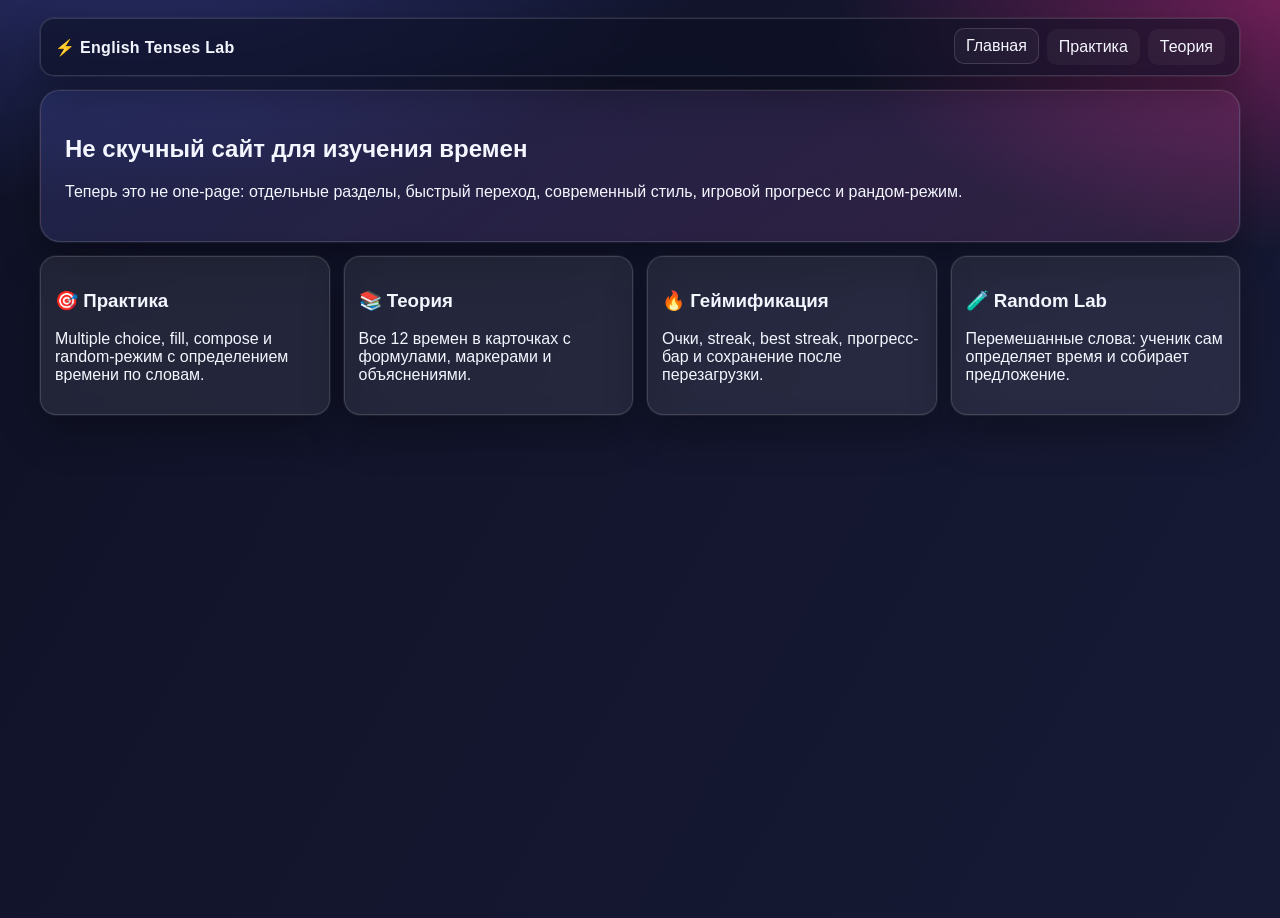
<file: index.html>
<!doctype html>
<html lang="ru">
<head>
  <meta charset="UTF-8" />
  <meta name="viewport" content="width=device-width, initial-scale=1.0" />
  <title>English Tenses — Hub</title>
  <link rel="stylesheet" href="css/styles.css" />
</head>
<body>
  <main class="container">
    <header class="topbar">
      <div class="brand">⚡ English Tenses Lab</div>
      <nav class="nav">
        <a class="active" href="index.html">Главная</a>
        <a href="practice.html">Практика</a>
        <a href="theory.html">Теория</a>
      </nav>
    </header>

    <section class="hero">
      <h1>Не скучный сайт для изучения времен</h1>
      <p>Теперь это не one-page: отдельные разделы, быстрый переход, современный стиль, игровой прогресс и рандом-режим.</p>
    </section>

    <section class="grid cards">
      <a class="card" href="practice.html">
        <h3>🎯 Практика</h3>
        <p>Multiple choice, fill, compose и random-режим с определением времени по словам.</p>
      </a>
      <a class="card" href="theory.html">
        <h3>📚 Теория</h3>
        <p>Все 12 времен в карточках с формулами, маркерами и объяснениями.</p>
      </a>
      <a class="card" href="practice.html">
        <h3>🔥 Геймификация</h3>
        <p>Очки, streak, best streak, прогресс-бар и сохранение после перезагрузки.</p>
      </a>
      <a class="card" href="practice.html">
        <h3>🧪 Random Lab</h3>
        <p>Перемешанные слова: ученик сам определяет время и собирает предложение.</p>
      </a>
    </section>
  </main>
</body>
</html>
</file>
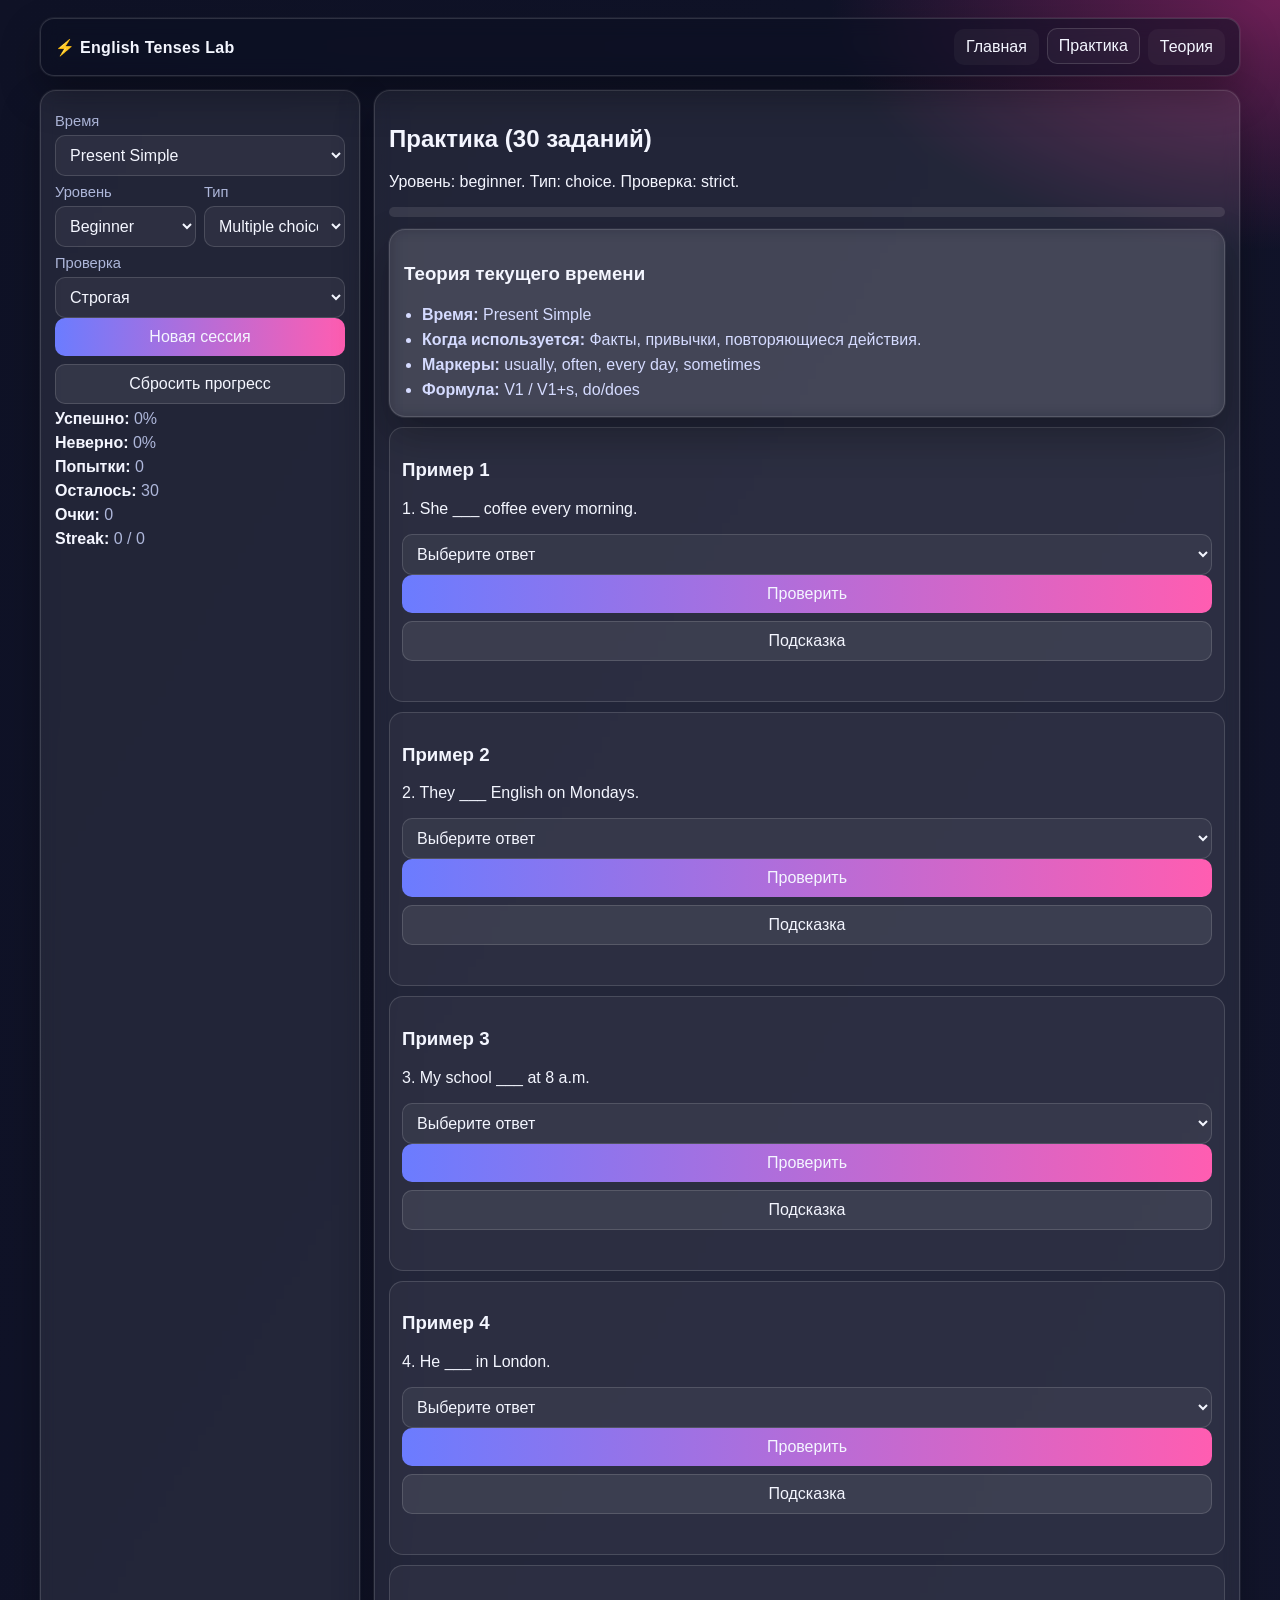
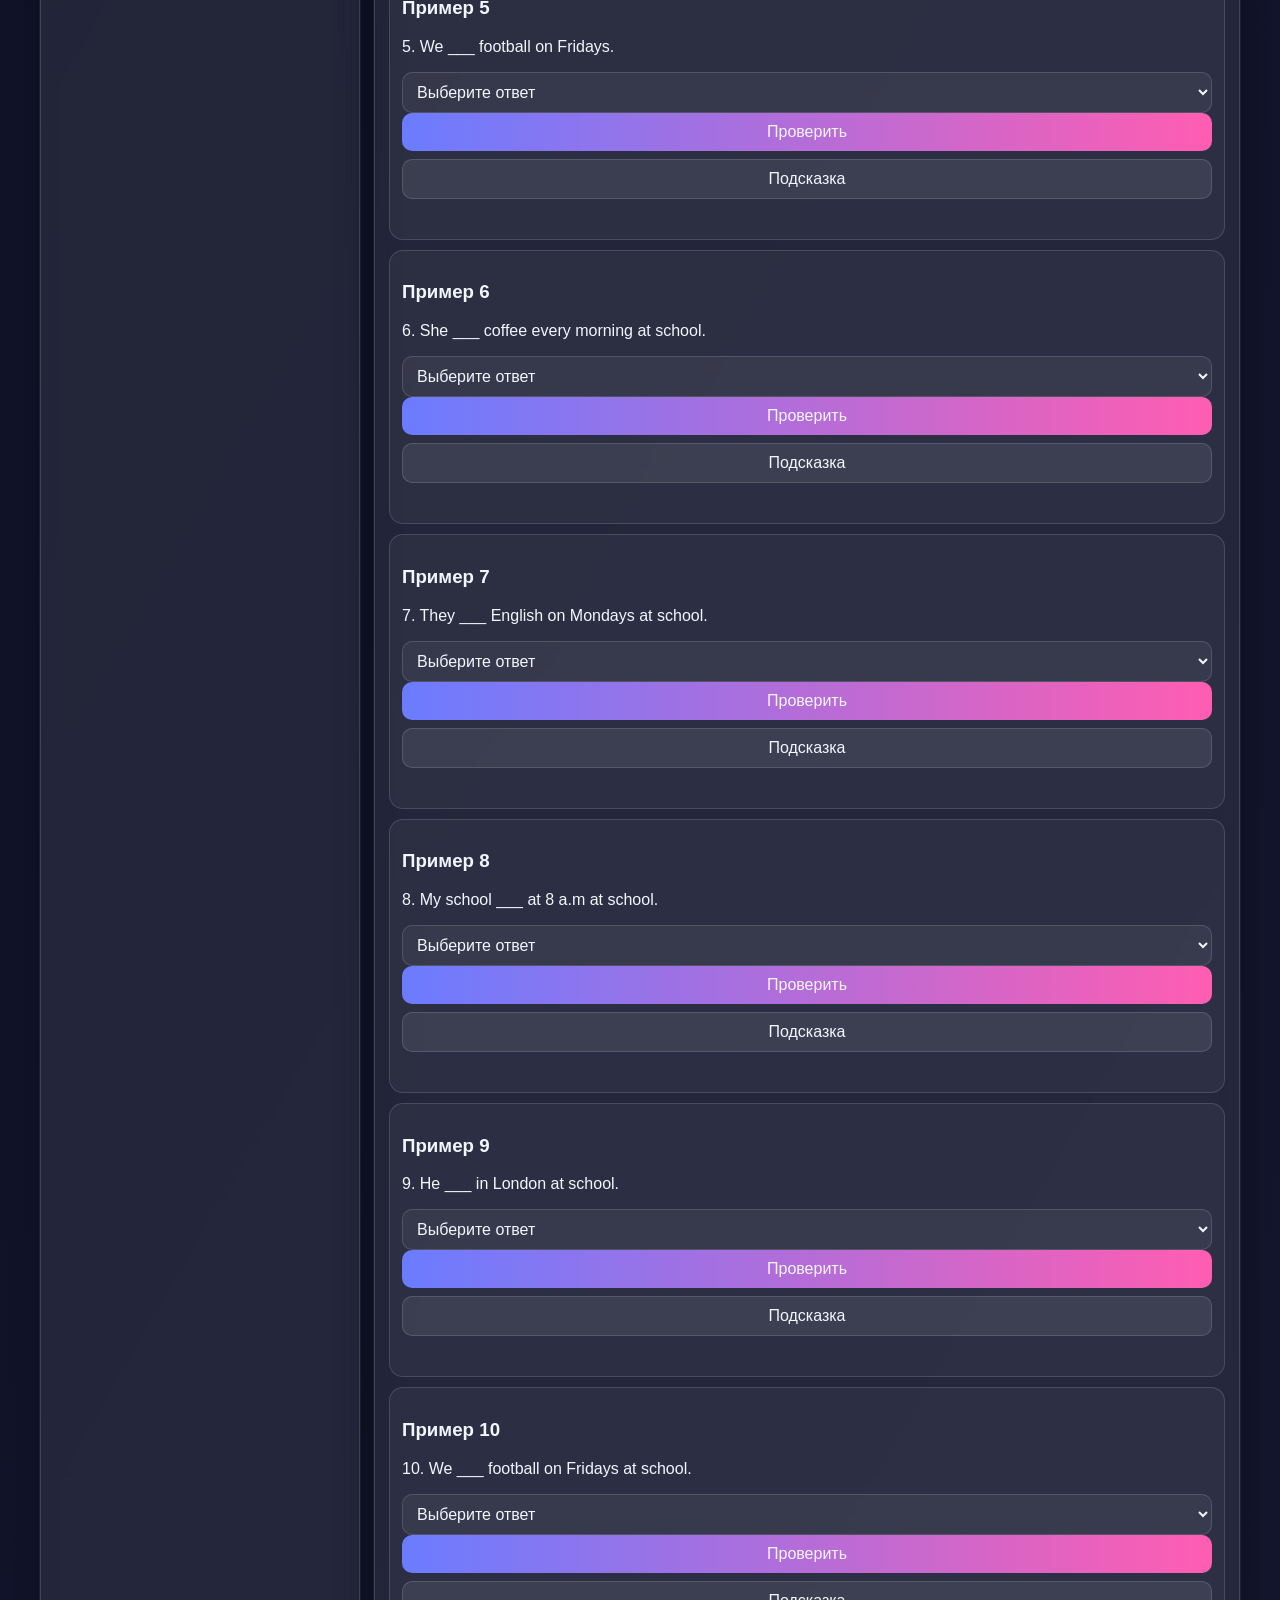
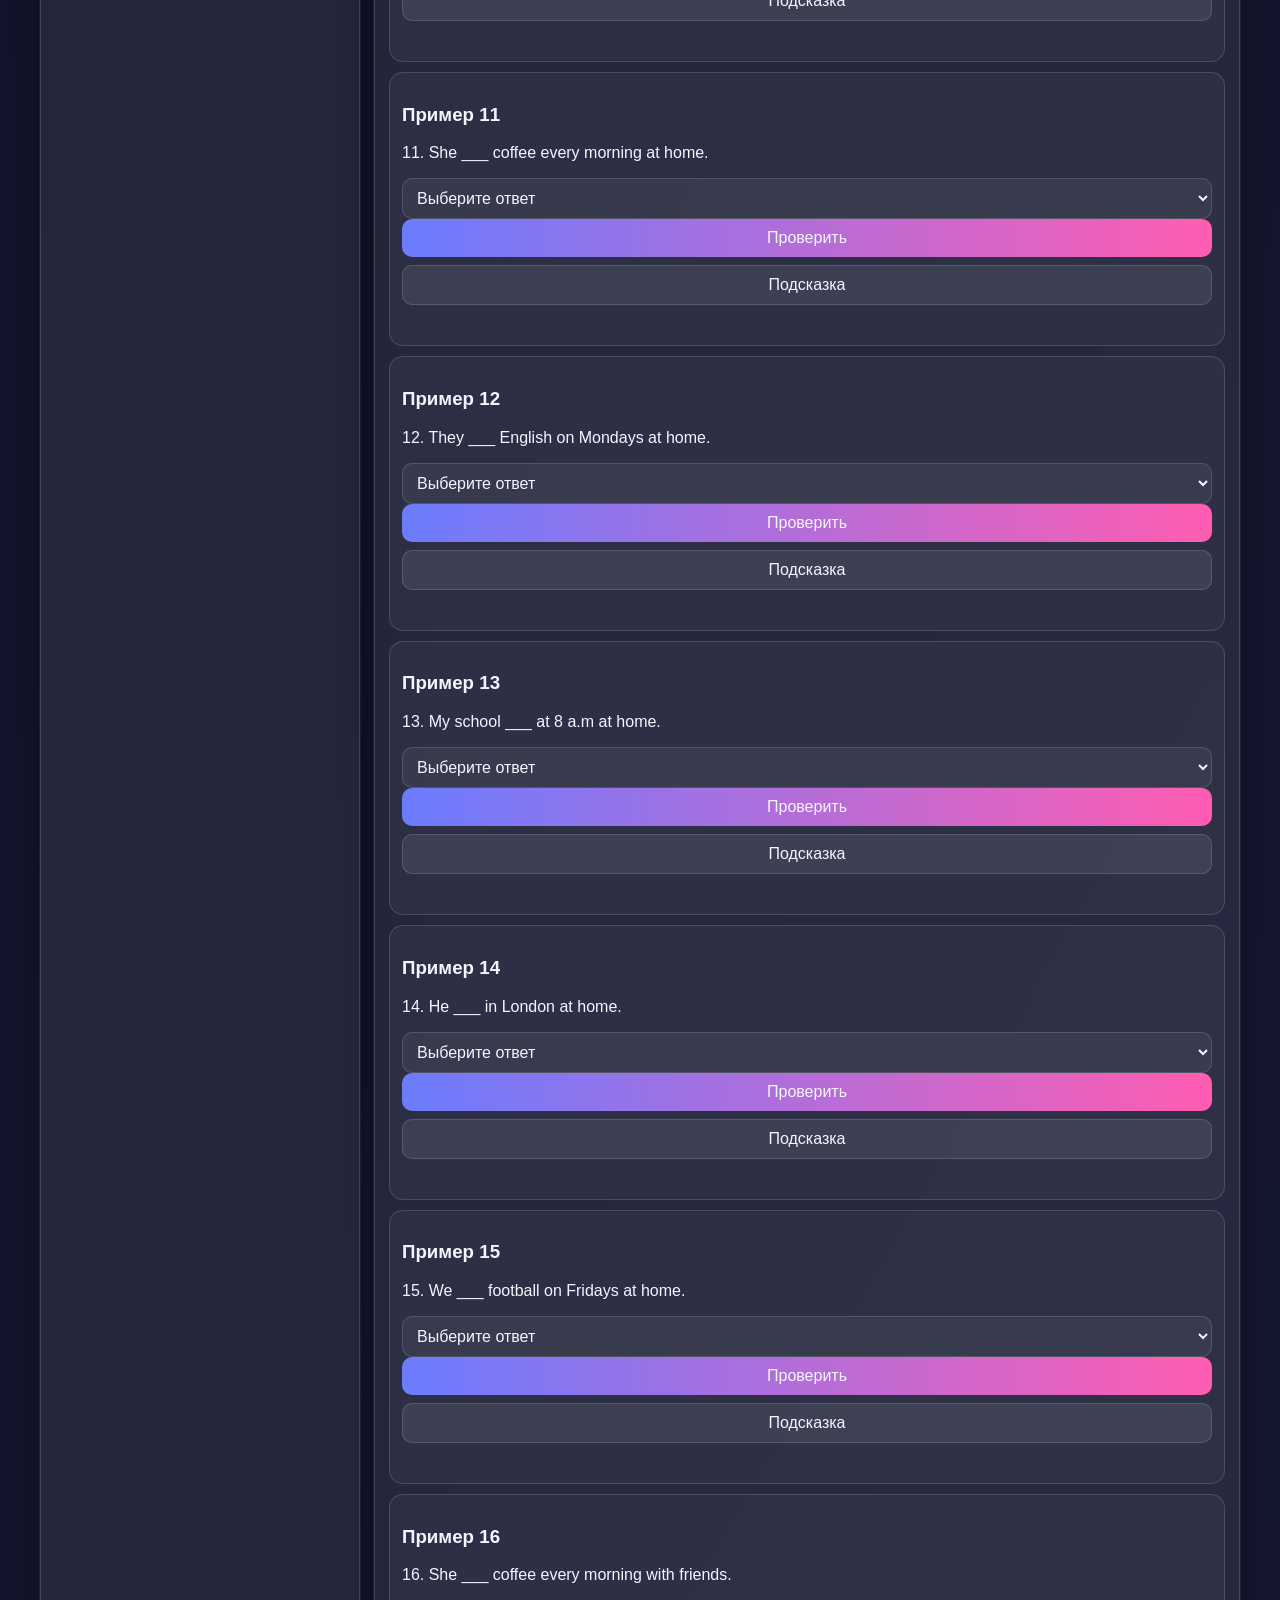
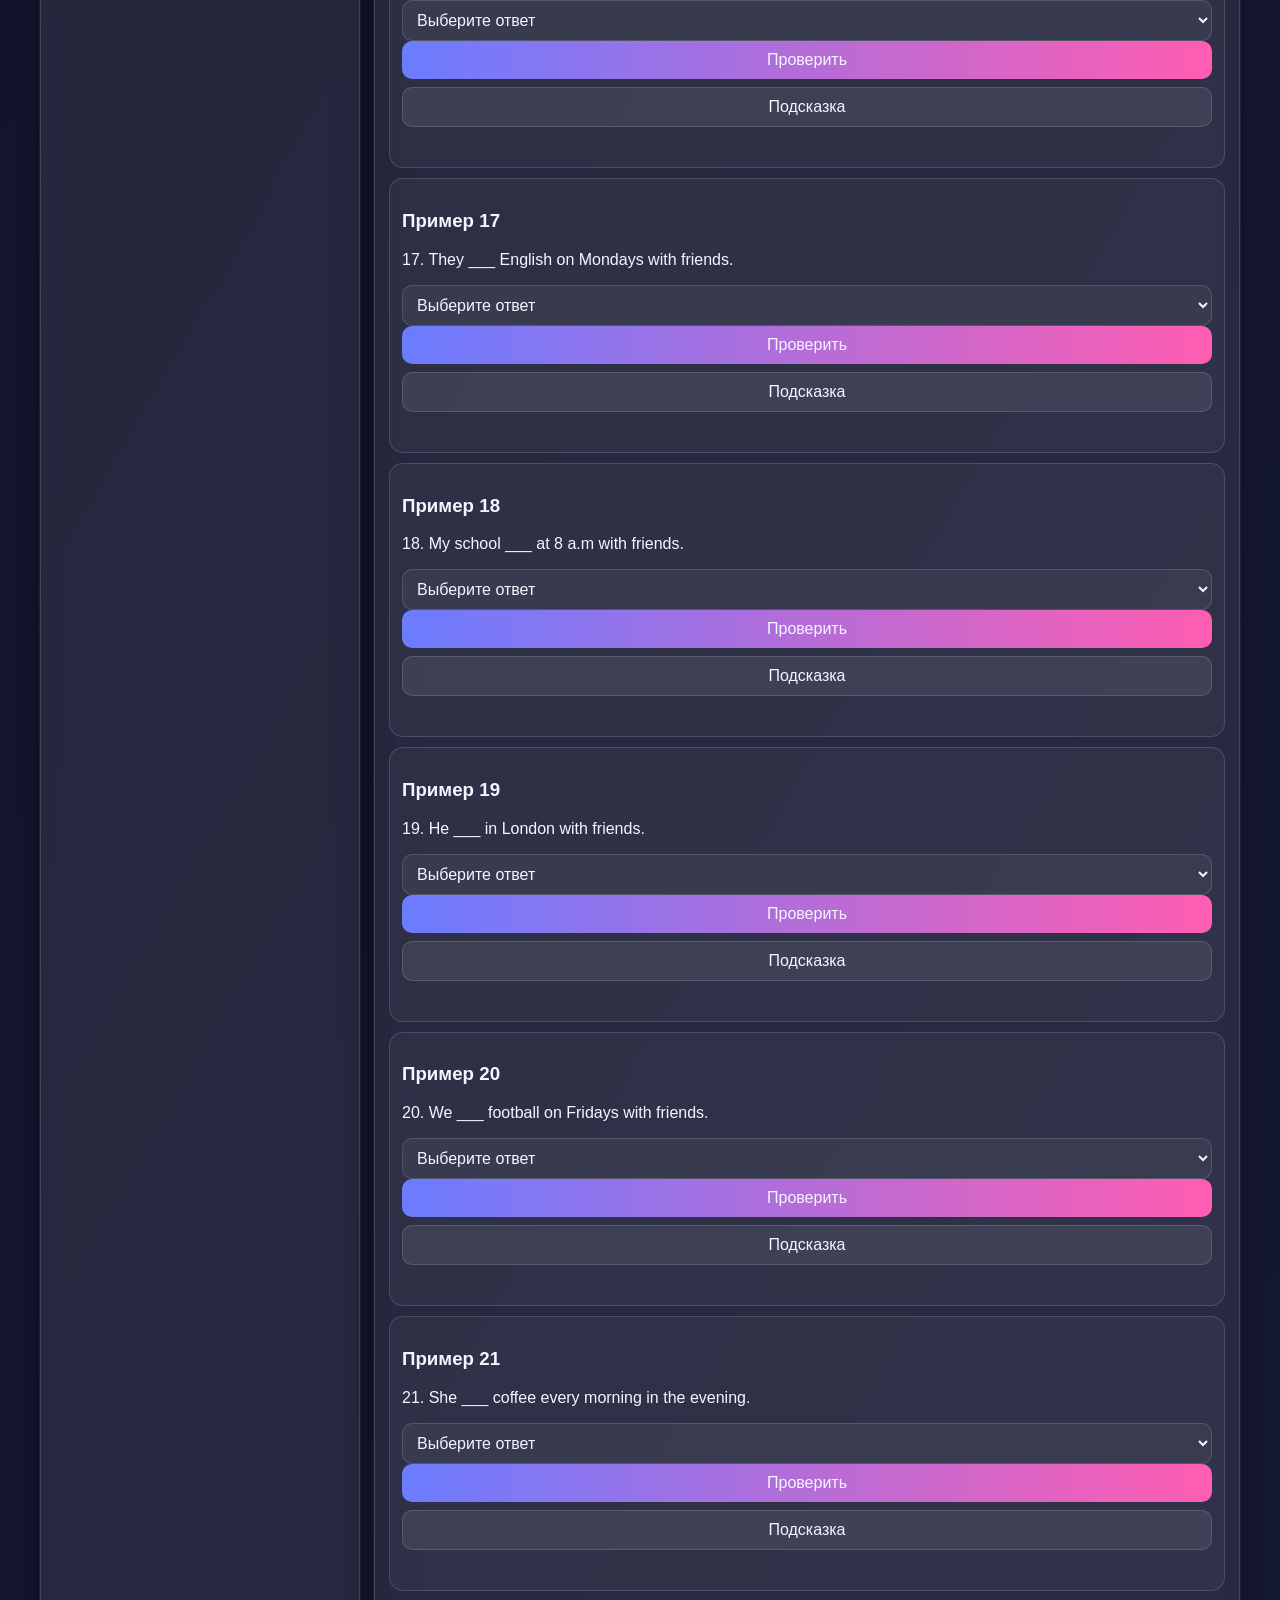
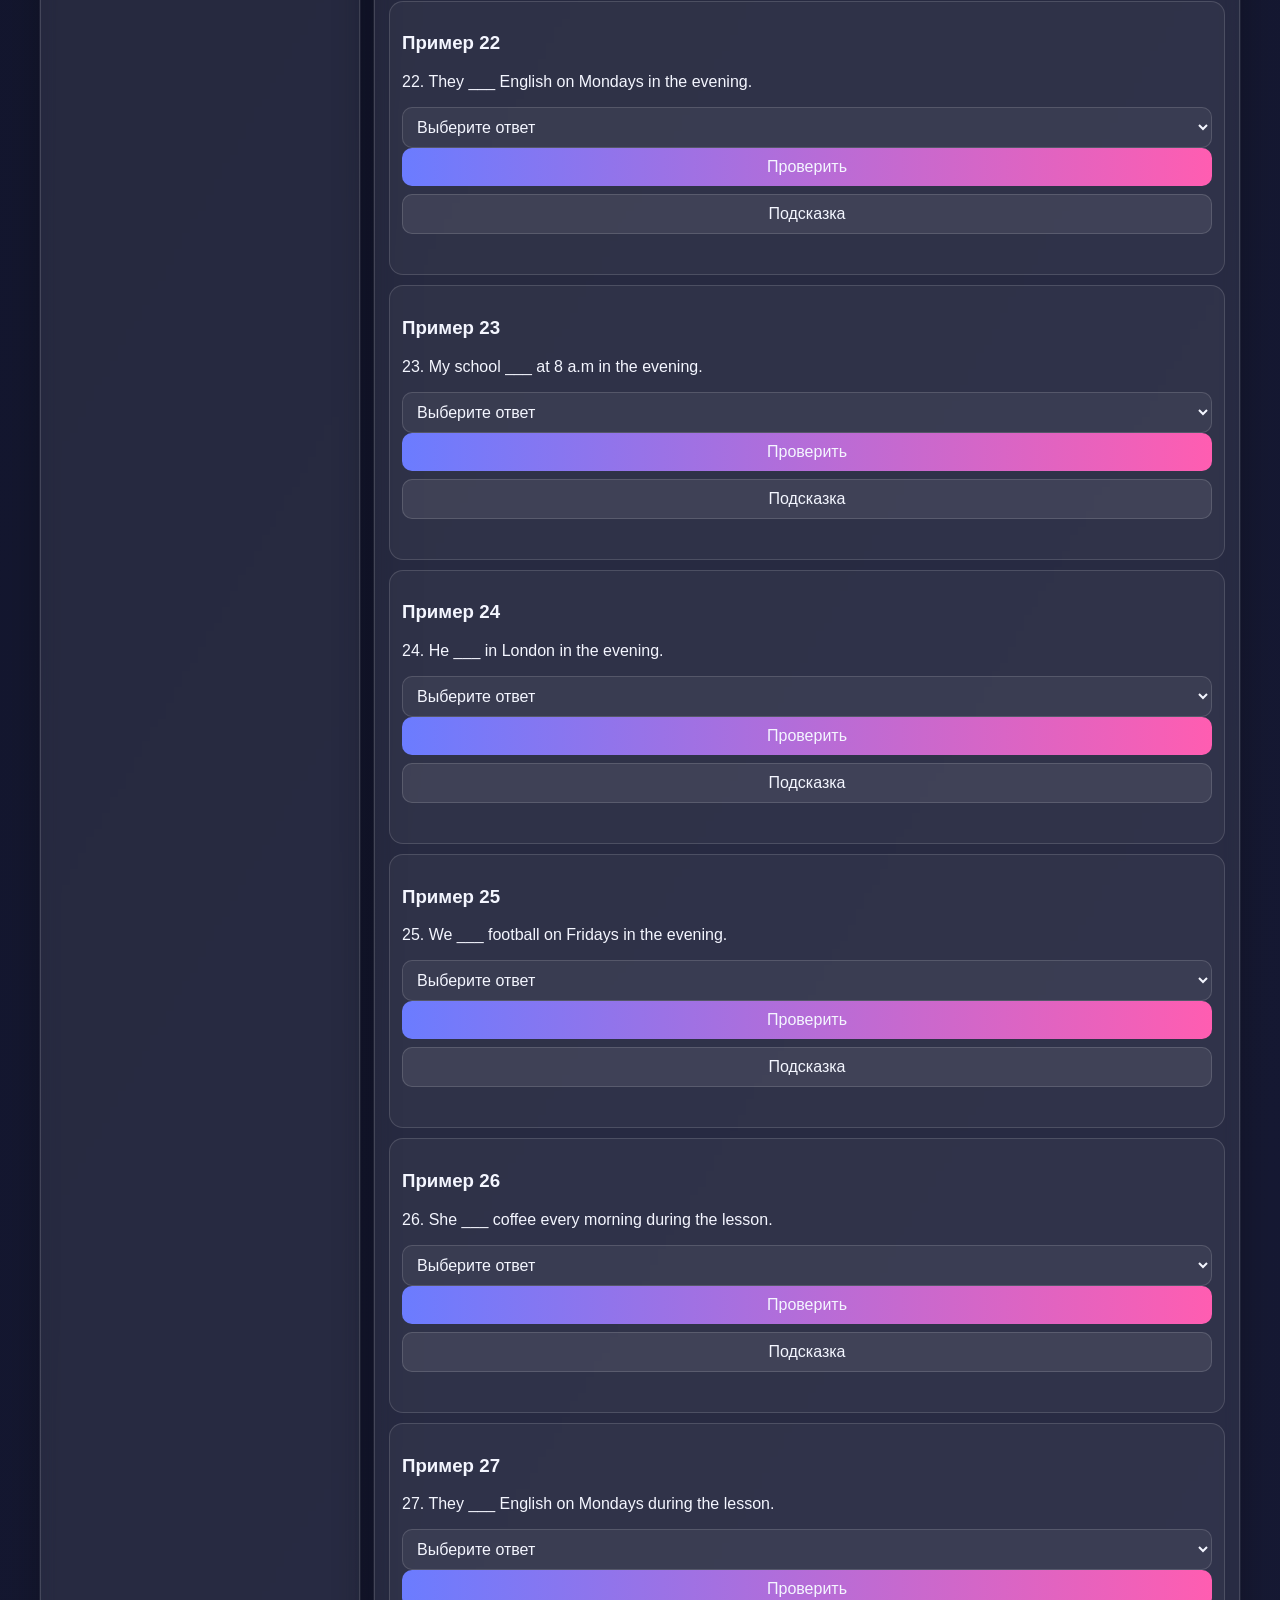
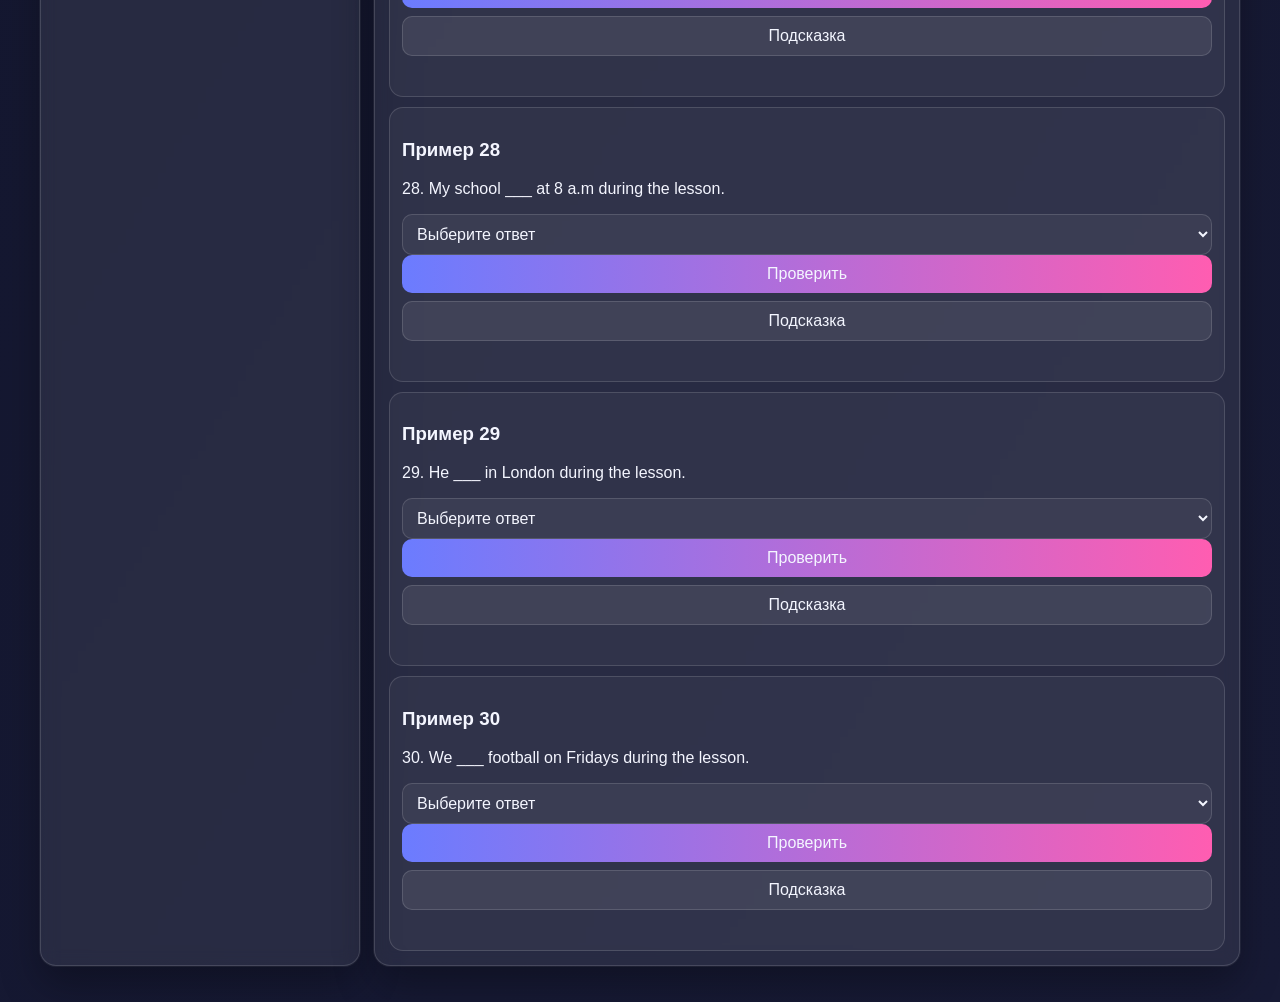
<file: practice.html>
<!doctype html>
<html lang="ru">
<head>
  <meta charset="UTF-8" />
  <meta name="viewport" content="width=device-width, initial-scale=1.0" />
  <title>English Tenses — Practice</title>
  <link rel="stylesheet" href="css/styles.css" />
</head>
<body>
  <main class="container">
    <header class="topbar">
      <div class="brand">⚡ English Tenses Lab</div>
      <nav class="nav">
        <a href="index.html">Главная</a>
        <a class="active" href="practice.html">Практика</a>
        <a href="theory.html">Теория</a>
      </nav>
    </header>

    <section class="layout">
      <aside class="panel">
        <label for="tenseSelect">Время</label>
        <select id="tenseSelect"></select>

        <div class="inline-2">
          <div>
            <label for="levelSelect">Уровень</label>
            <select id="levelSelect">
              <option value="beginner">Beginner</option>
              <option value="intermediate">Intermediate</option>
            </select>
          </div>
          <div>
            <label for="taskTypeSelect">Тип</label>
            <select id="taskTypeSelect">
              <option value="choice">Multiple choice</option>
              <option value="fill">Fill</option>
              <option value="compose">Compose</option>
              <option value="random">Random</option>
            </select>
          </div>
        </div>

        <label for="checkModeSelect">Проверка</label>
        <select id="checkModeSelect">
          <option value="strict">Строгая</option>
          <option value="letters">По буквам</option>
        </select>

        <button id="loadBtn" type="button">Новая сессия</button>
        <button id="resetBtn" type="button" class="ghost">Сбросить прогресс</button>

        <section class="stats">
          <p><strong>Успешно:</strong> <span id="successPct">0%</span></p>
          <p><strong>Неверно:</strong> <span id="failurePct">0%</span></p>
          <p><strong>Попытки:</strong> <span id="attempts">0</span></p>
          <p><strong>Осталось:</strong> <span id="remaining">30</span></p>
          <p><strong>Очки:</strong> <span id="points">0</span></p>
          <p><strong>Streak:</strong> <span id="streak">0</span> / <span id="bestStreak">0</span></p>
        </section>
      </aside>

      <section class="panel">
        <h2>Практика (30 заданий)</h2>
        <p id="practiceIntro"></p>
        <div class="progress"><div id="progressBar" class="progress-bar"></div></div>

        <article class="card">
          <h3>Теория текущего времени</h3>
          <ul id="theoryList" class="theory-list"></ul>
        </article>

        <div id="practiceContainer"></div>
      </section>
    </section>
  </main>

  <script type="module" src="js/app.js"></script>
</body>
</html>
</file>
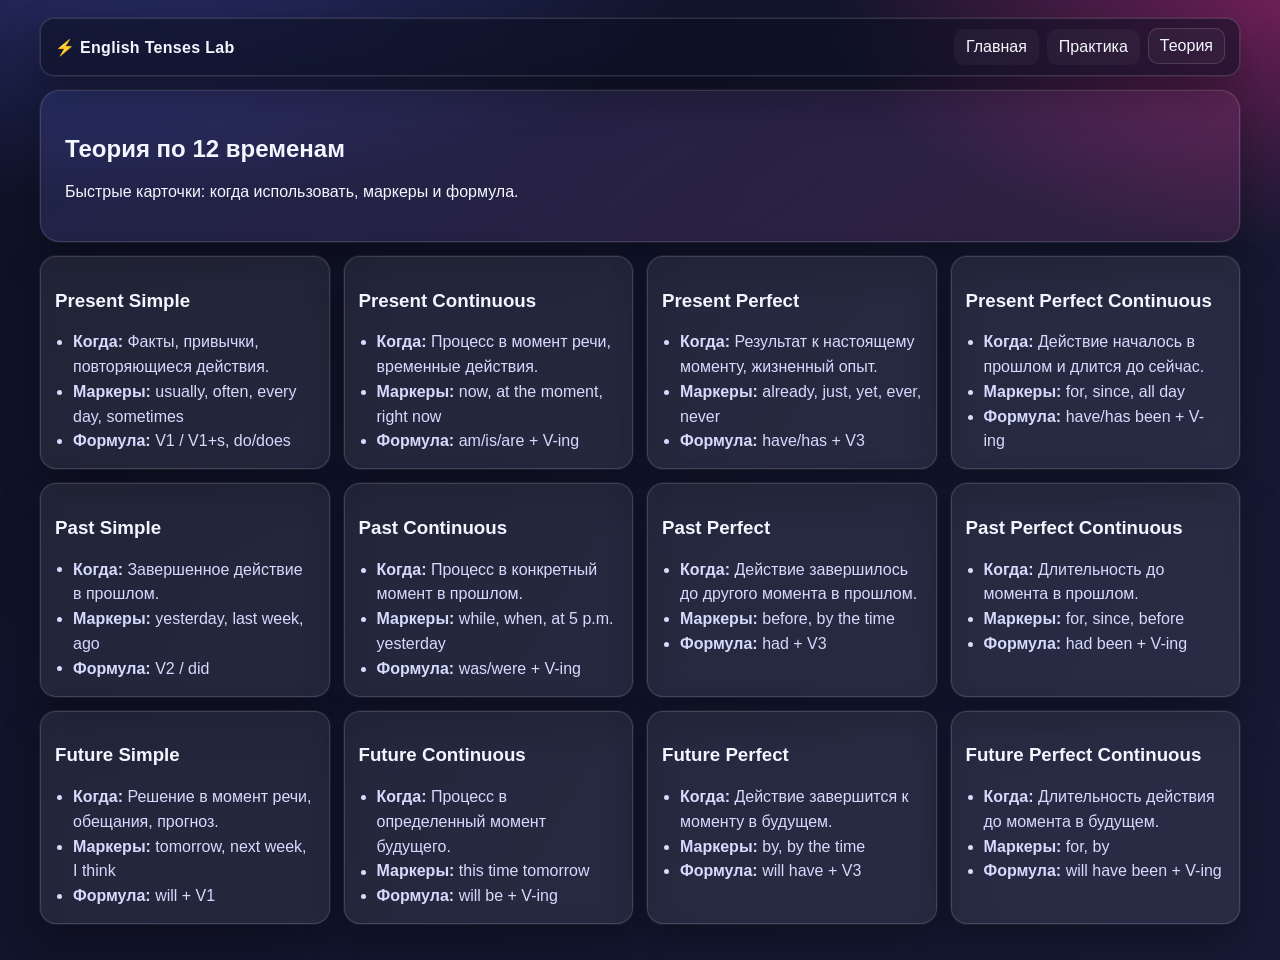
<file: theory.html>
<!doctype html>
<html lang="ru">
<head>
  <meta charset="UTF-8" />
  <meta name="viewport" content="width=device-width, initial-scale=1.0" />
  <title>English Tenses — Theory</title>
  <link rel="stylesheet" href="css/styles.css" />
</head>
<body>
  <main class="container">
    <header class="topbar">
      <div class="brand">⚡ English Tenses Lab</div>
      <nav class="nav">
        <a href="index.html">Главная</a>
        <a href="practice.html">Практика</a>
        <a class="active" href="theory.html">Теория</a>
      </nav>
    </header>

    <section class="hero">
      <h2>Теория по 12 временам</h2>
      <p>Быстрые карточки: когда использовать, маркеры и формула.</p>
    </section>

    <section id="theoryGrid" class="grid cards"></section>
  </main>

  <script type="module" src="js/theory.js"></script>
</body>
</html>
</file>
<file: css/styles.css>
:root {
  --bg: #0f1226;
  --bg-2: #171a35;
  --card: rgba(255, 255, 255, 0.08);
  --card-solid: #1f2348;
  --line: rgba(255, 255, 255, 0.14);
  --text: #f4f6ff;
  --muted: #aeb7da;
  --primary: #6b7cff;
  --secondary: #ff5db1;
  --good: #36d399;
  --bad: #ff6b81;
  --glow: 0 0 0 1px rgba(255,255,255,.06), 0 18px 40px rgba(0,0,0,.3);
}

* { box-sizing: border-box; }
body {
  margin: 0;
  font-family: Inter, Segoe UI, Arial, sans-serif;
  background:
    radial-gradient(1000px 500px at 10% -10%, #2b3171, transparent 60%),
    radial-gradient(900px 500px at 100% 0%, #6d1f56, transparent 50%),
    linear-gradient(120deg, var(--bg), var(--bg-2));
  color: var(--text);
  min-height: 100vh;
}

a { color: inherit; text-decoration: none; }

.container { width: min(1200px, 94vw); margin: 18px auto 36px; }

.topbar {
  position: sticky;
  top: 10px;
  z-index: 10;
  backdrop-filter: blur(10px);
  background: rgba(12, 15, 34, 0.55);
  border: 1px solid var(--line);
  border-radius: 14px;
  display: flex;
  justify-content: space-between;
  align-items: center;
  padding: 10px 14px;
  box-shadow: var(--glow);
}

.brand { font-weight: 800; letter-spacing: .3px; }
.nav { display: flex; gap: 8px; flex-wrap: wrap; }
.nav a {
  padding: 8px 11px;
  border-radius: 10px;
  background: rgba(255,255,255,.04);
  border: 1px solid transparent;
  transition: .2s ease;
}
.nav a.active, .nav a:hover { border-color: var(--line); transform: translateY(-1px); }

.hero {
  margin-top: 14px;
  border-radius: 20px;
  border: 1px solid var(--line);
  background: linear-gradient(145deg, rgba(107,124,255,.16), rgba(255,93,177,.12));
  padding: 24px;
  box-shadow: var(--glow);
}

.grid { display: grid; gap: 14px; }
.grid.cards { grid-template-columns: repeat(auto-fit, minmax(230px, 1fr)); margin-top: 14px; }
.card {
  border: 1px solid var(--line);
  background: var(--card);
  border-radius: 16px;
  padding: 14px;
  backdrop-filter: blur(8px);
  box-shadow: var(--glow);
  transition: .2s ease;
}
.card:hover { transform: translateY(-2px); }

.layout { display: grid; grid-template-columns: 320px 1fr; gap: 14px; margin-top: 14px; }
.panel {
  border: 1px solid var(--line);
  border-radius: 16px;
  background: var(--card);
  padding: 14px;
  backdrop-filter: blur(8px);
  box-shadow: var(--glow);
}

label { display: block; margin: 8px 0 6px; color: var(--muted); font-size: .92rem; }
select, input, button {
  width: 100%;
  border-radius: 10px;
  border: 1px solid var(--line);
  background: rgba(255,255,255,.05);
  color: var(--text);
  padding: 10px;
  font: inherit;
}
button {
  cursor: pointer;
  background: linear-gradient(90deg, var(--primary), var(--secondary));
  border: none;
  transition: .2s;
}
button:hover { transform: translateY(-1px); filter: saturate(1.1); }
button.ghost { background: rgba(255,255,255,.08); border: 1px solid var(--line); margin-top: 8px; }

.inline-2 { display: grid; grid-template-columns: 1fr 1fr; gap: 8px; }

.stats p { margin: 6px 0; color: var(--muted); }
.stats strong { color: var(--text); }

.progress { height: 10px; background: rgba(255,255,255,.1); border-radius: 999px; overflow: hidden; margin: 8px 0 12px; }
.progress-bar { height: 100%; width: 0%; background: linear-gradient(90deg, #6b7cff, #8b5cf6, #ff5db1); transition: width .35s ease; }

.exercise {
  border: 1px solid var(--line);
  border-radius: 14px;
  padding: 12px;
  margin-top: 10px;
  background: rgba(255,255,255,.04);
  transition: .2s;
}
.exercise.ok { border-color: rgba(54,211,153,.65); }
.exercise.fail { border-color: rgba(255,107,129,.7); }
.feedback { margin-top: 8px; min-height: 20px; font-weight: 600; }
.feedback small { display: block; color: var(--muted); margin-top: 4px; }
.good { color: var(--good); }
.bad { color: var(--bad); }

.chips { display: flex; flex-wrap: wrap; gap: 6px; margin: 7px 0; }
.chip { border: 1px solid var(--line); border-radius: 999px; padding: 4px 9px; font-size: .9rem; background: rgba(255,255,255,.06); }
.hint { margin-top: 8px; padding: 8px; border-radius: 10px; background: rgba(107,124,255,.14); display: none; }
.hint.visible { display: block; }

.theory-list { margin: 6px 0 0; padding-left: 18px; line-height: 1.55; color: #d5dbff; }

@media (max-width: 980px) {
  .layout { grid-template-columns: 1fr; }
}
</file>
